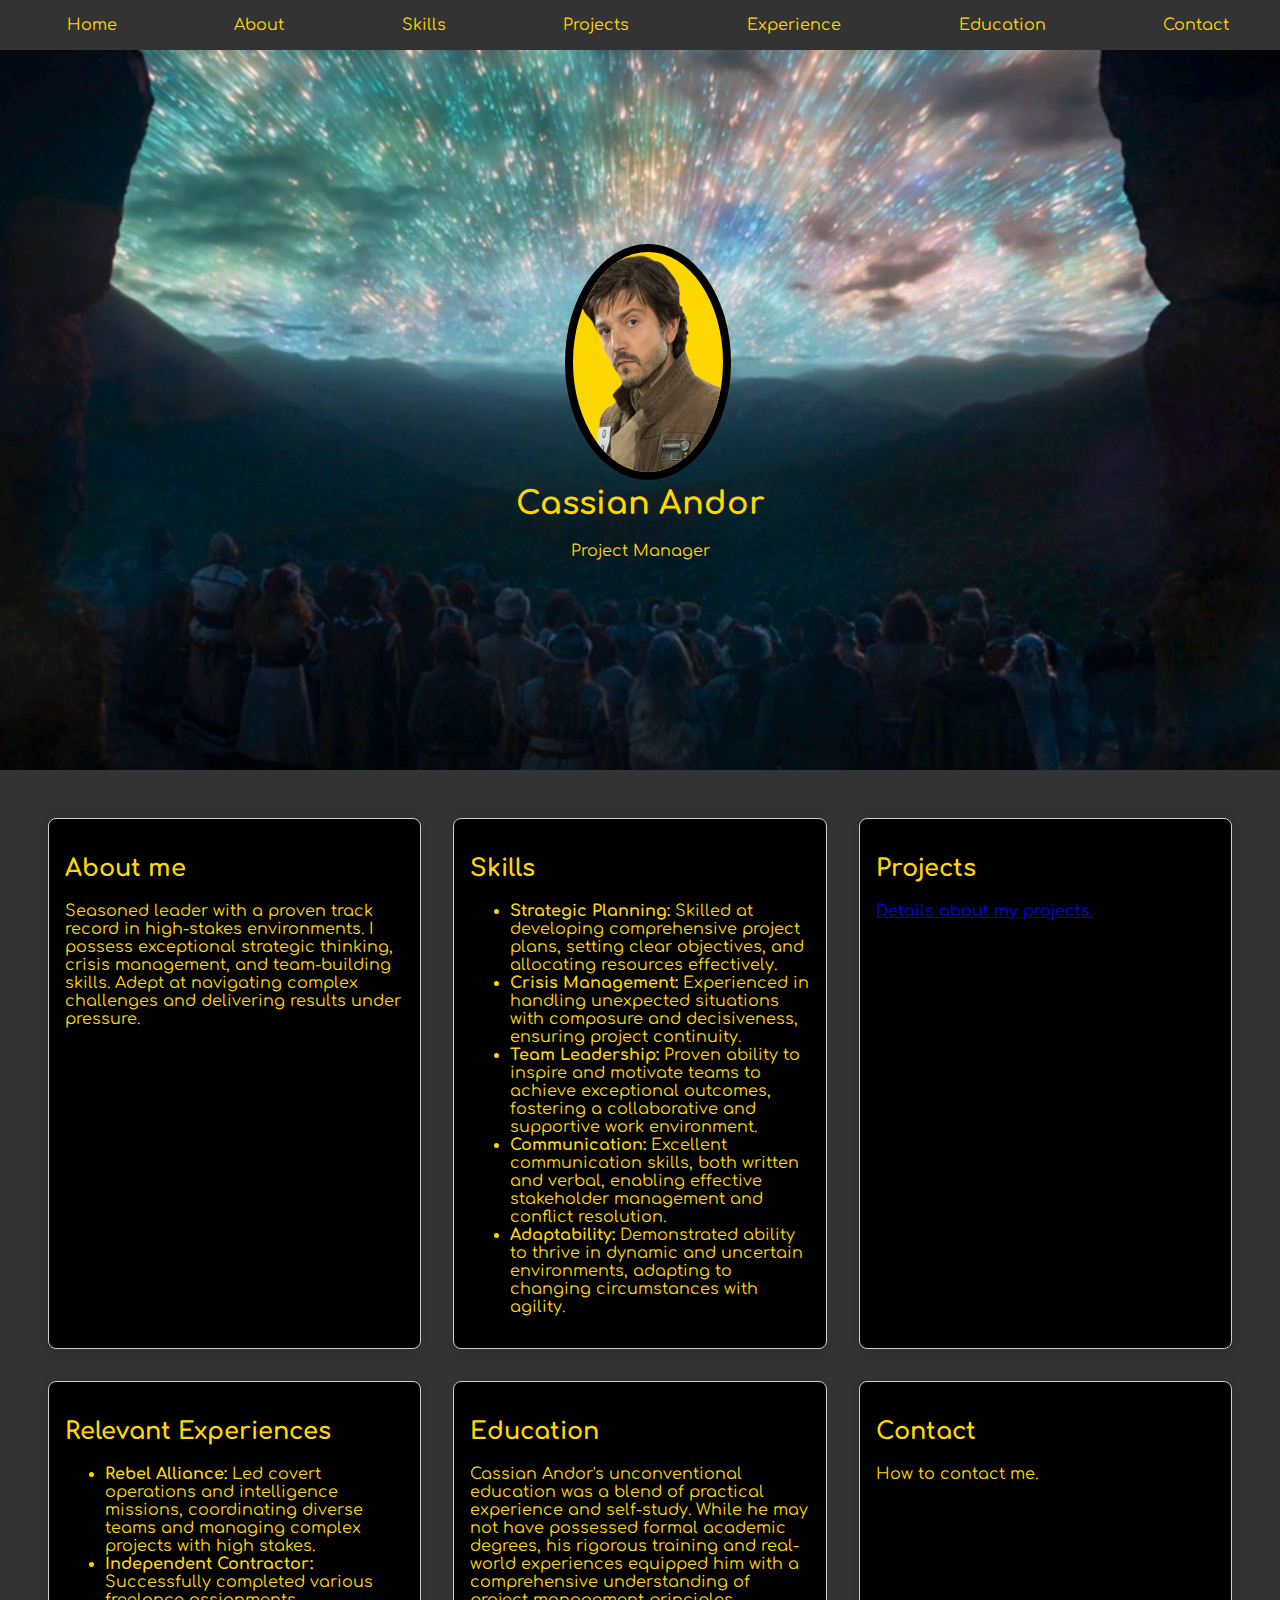
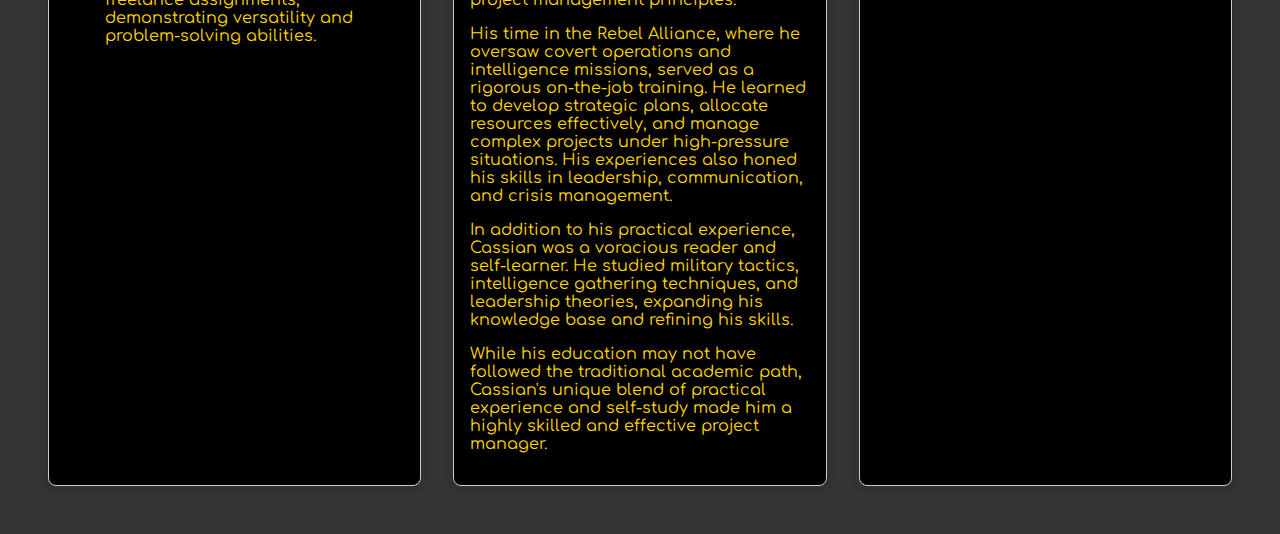
<file: index.html>
<!DOCTYPE html>
<html lang="en">
<head>
    <meta charset="UTF-8">
    <meta name="viewport" content="width=device-width, initial-scale=1.0">
    <title>Cassian Andor Portfolio</title>
    <link rel="stylesheet" href="./port.css">
    <link rel="icon" href="./favicon.ico" type="image/x-icon">

</head>

<header>
    <div class="navbar">
        <a href="./index.html">Home</a>
        <a href="#about">About</a>
        <a href="#skills">Skills</a>
        <a href="#projects">Projects</a>
        <a href="#experience">Experience</a>
        <a href="#education">Education</a>
        <a href="#contact">Contact</a>
    </div>

</header>

<body>
    <div class="hero-image">
        <div class="profile-image">
            <img src="./media/Cassian.webp" alt="profile">
        </div>
    
        <div class="hero-text">
            <h1>Cassian Andor</h1>
            <p>Project Manager</p>
        </div>
    </div>
    
   
    <div class="container">
        <div class="content">

            <div id="about">
                <h2>About me</h2>
                <p>Seasoned leader with a proven track record in high-stakes environments. I possess exceptional strategic thinking, crisis management, and team-building skills. Adept at navigating complex challenges and delivering results under pressure.</p>
            </div>
            <div id="skills">
                <h2>Skills</h2>
                <p>
                    <ul>
                        <li><b>Strategic Planning:</b> Skilled at developing comprehensive project plans, setting clear objectives, and allocating resources effectively.
                            </li>
                        <li><b>Crisis Management:</b> Experienced in handling unexpected situations with composure and decisiveness, ensuring project continuity.
                        </li>
                        <li><b>Team Leadership:</b> Proven ability to inspire and motivate teams to achieve exceptional outcomes, fostering a collaborative and supportive work environment.
                        </li>
                        <li><b>Communication:</b> Excellent communication skills, both written and verbal, enabling effective stakeholder management and conflict resolution.
                        </li>
                        <li><b>Adaptability: </b>Demonstrated ability to thrive in dynamic and uncertain environments, adapting to changing circumstances with agility.</li>
                    </ul>
                </p>
            </div>
            <div id="projects">
                <h2>Projects</h2>
                <p><a href="./projects.html">Details about my projects.</a></p>
            </div>
            <div id="experience">
                <h2>Relevant Experiences</h2>
                <p><ul>
                    <li><b>Rebel Alliance:</b> Led covert operations and intelligence missions, coordinating diverse teams and managing complex projects with high stakes.</li>
                    <li><b>Independent Contractor:</b> Successfully completed various freelance assignments, demonstrating versatility and problem-solving abilities.</li>
                </ul>
                </p>
            </div>
            <div id="education">
                <h2>Education</h2>
                <p>Cassian Andor's unconventional education was a blend of practical experience and self-study. While he may not have possessed formal academic degrees, his rigorous training and real-world experiences equipped him with a comprehensive understanding of project management principles.</p>
                <p>His time in the Rebel Alliance, where he oversaw covert operations and intelligence missions, served as a rigorous on-the-job training. He learned to develop strategic plans, allocate resources effectively, and manage complex projects under high-pressure situations. His experiences also honed his skills in leadership, communication, and crisis management.</p>
                <p>In addition to his practical experience, Cassian was a voracious reader and self-learner. He studied military tactics, intelligence gathering techniques, and leadership theories, expanding his knowledge base and refining his skills.</p>
                <p>While his education may not have followed the traditional academic path, Cassian's unique blend of practical experience and self-study made him a highly skilled and effective project manager.</p>
            </div>
            <div id="contact">
                <h2>Contact</h2>
                <p>How to contact me.</p>
            </div>
        </div>
    </div>
</body>
</html>
</file>
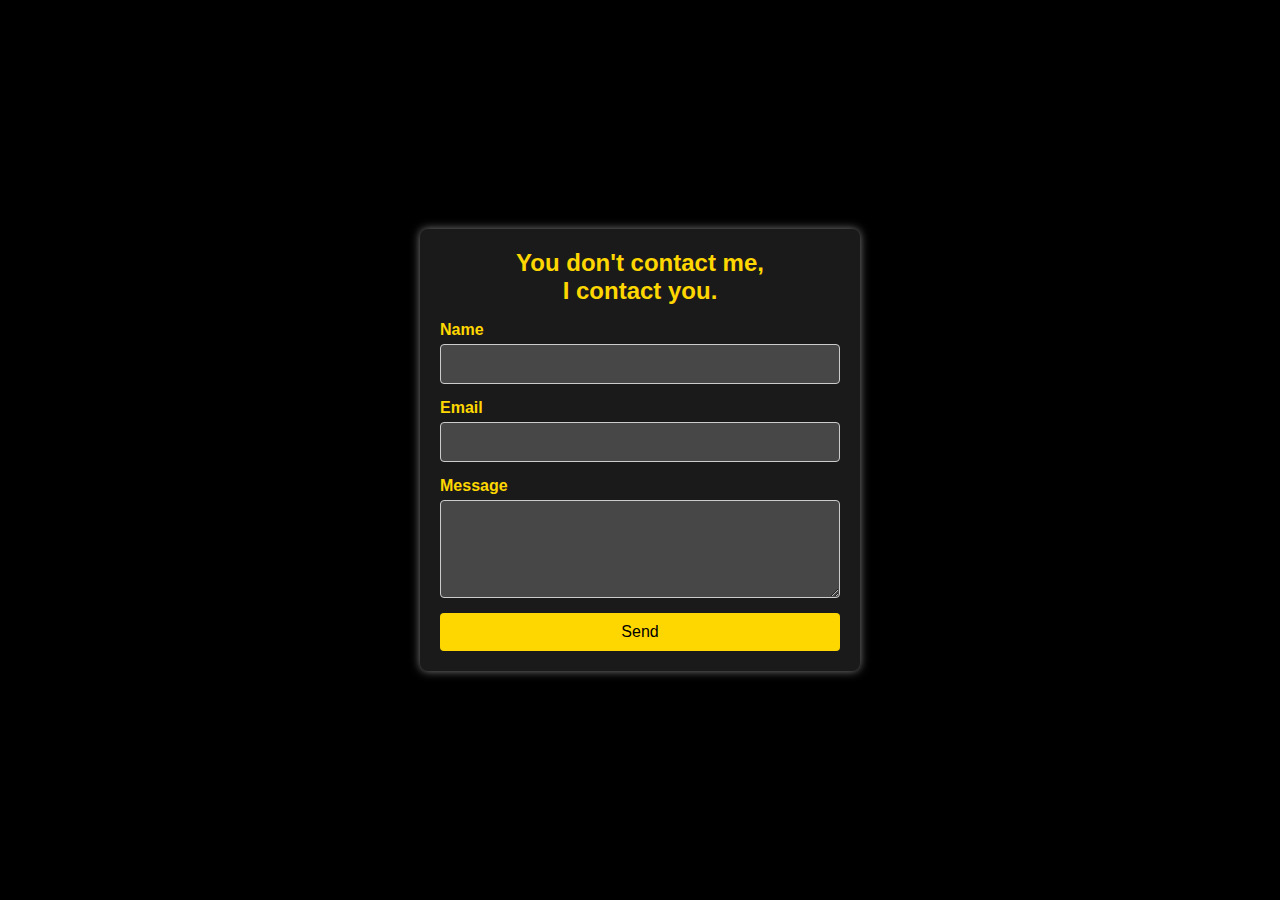
<file: contact.html>
<!DOCTYPE html>
<html lang="en">
<head>
    <meta charset="UTF-8">
    <meta name="viewport" content="width=device-width, initial-scale=1.0">
    <title>Contact Page</title>
    <link rel="icon" href="./favicon.ico" type="image/x-icon">
    <style>
        body {
            font-family: 'Star Jedi', Arial, sans-serif;
            margin: 0;
            padding: 0;
            display: flex;
            justify-content: center;
            align-items: center;
            height: 100vh;
            background-color: #000;
            color: gold;
        }
        @font-face {
            font-family: 'Star Jedi';
            src: url('https://fonts.cdnfonts.com/s/12188/Starjedi.ttf') format('truetype');
        }
        .contact-container {
            background: rgba(255, 255, 255, 0.1);
            padding: 20px;
            border-radius: 8px;
            box-shadow: 0 0 10px rgba(255, 255, 255, 0.5);
            max-width: 400px;
            width: 100%;
        }
        .contact-container h1 {
            margin-top: 0;
            font-size: 24px;
            text-align: center;
        }
        .contact-container form {
            display: flex;
            flex-direction: column;
        }
        .contact-container label {
            margin-bottom: 5px;
            font-weight: bold;
        }
        .contact-container input,
        .contact-container textarea {
            margin-bottom: 15px;
            padding: 10px;
            border: 1px solid #ccc;
            border-radius: 4px;
            font-size: 16px;
            background-color: rgba(255, 255, 255, 0.2);
            color: #fff;
        }
        .contact-container button {
            padding: 10px;
            border: none;
            border-radius: 4px;
            background-color: gold;
            color: #000;
            font-size: 16px;
            cursor: pointer;
        }
        .contact-container button:hover {
            background-color: black;
            color: gold;
        }
    </style>
</head>
<body>
    <div class="contact-container">
        <h1>You don't contact me, <br>
            I contact you.</h1>
        <form>
            <label for="name">Name</label>
            <input type="text" id="name" name="name" required>
            
            <label for="email">Email</label>
            <input type="email" id="email" name="email" required>
            
            <label for="message">Message</label>
            <textarea id="message" name="message" rows="4" required></textarea>
            
            <button type="submit">Send</button>
        </form>
    </div>
</body>
</html>
<html lang="en">
</file>
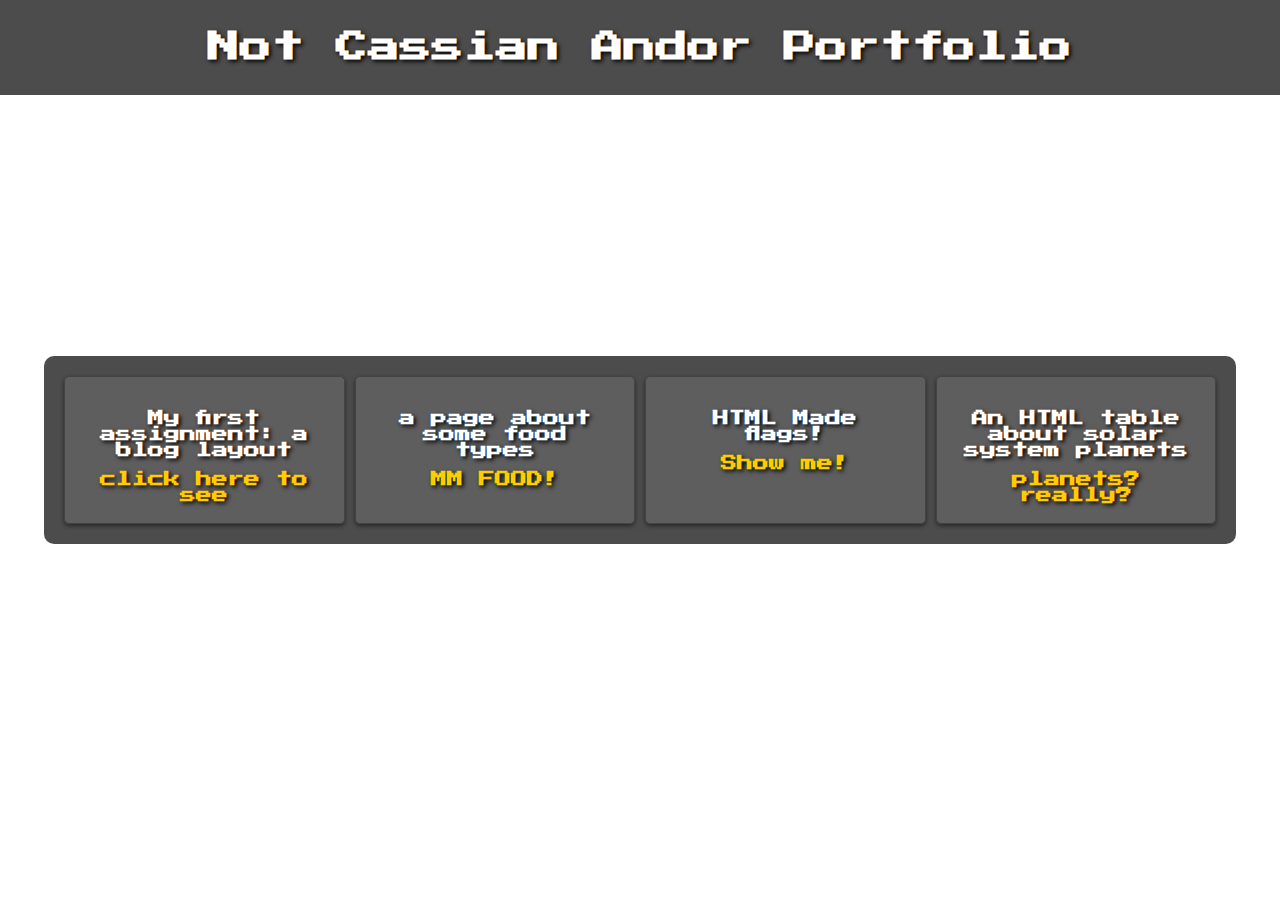
<file: projects.html>
<!DOCTYPE html>
<html lang="en">
<head>
    <meta charset="UTF-8">
    <meta name="viewport" content="width=device-width, initial-scale=1.0">
    <title>Paul Sergent Portfolio</title>
    <link rel="icon" href="./favicon.ico" type="image/x-icon">
    <style>
        @import url('https://fonts.googleapis.com/css2?family=Press+Start+2P&display=swap');

        body {
            font-family: 'Press Start 2P', cursive;
            margin: 0;
            padding: 0;
            display: flex;
            justify-content: center;
            align-items: center;
            height: 100vh;
            background-image: url('https://starwarsblog.starwars.com/wp-content/uploads/2015/11/star-wars-background.jpg');
            background-size: cover;
            color: #fff;
            text-shadow: 2px 2px 4px #000;
        }
        header {
            position: absolute;
            top: 0;
            width: 100%;
            text-align: center;
            background-color: rgba(0, 0, 0, 0.7);
            padding: 10px 0;
        }
        .grid-container {
            display: grid;
            grid-template-columns: repeat(auto-fit, minmax(150px, 1fr));
            gap: 10px;
            width: 90%;
            max-width: 1200px;
            margin: auto;
            background-color: rgba(0, 0, 0, 0.7);
            padding: 20px;
            border-radius: 10px;
        }
        .grid-item {
            background-color: rgba(255, 255, 255, 0.1);
            padding: 20px;
            text-align: center;
            border: 1px solid #444;
            border-radius: 5px;
            box-shadow: 0 2px 4px rgba(0, 0, 0, 0.5);
        }
        .grid-item a {
            text-decoration: none;
            color: #ffcc00;
            font-weight: bold;
        }
        .grid-item a:hover {
            color: #fff;
        }
        h2{
            font-size: medium;
        }
    </style>
</head>
<header><h1>Not Cassian Andor Portfolio</h1></header>
<body>
    <div class="grid-container">
        <div class="grid-item"><h2>My first assignment: a blog layout</h2><a href="https://paulsergent.github.io/blog/">click here to see</a></div>
        <div class="grid-item"><h2>a page about some food types</h2><a href="https://paulsergent.github.io/septweek1/food">MM FOOD!</a></div>
        <div class="grid-item"><h2>HTML Made flags!</h2><a href="https://paulsergent.github.io/web-excercises/countries/">Show me!</a></div>
        <div class="grid-item"><h2>An HTML table about solar system planets</h2><a href="https://paulsergent.github.io/web-excercises/tables/">planets? really?</a></div>
    </div>
</body>
</html>
</file>
<file: port.css>
@import url('https://fonts.googleapis.com/css2?family=Comfortaa:wght@300..700&display=swap');
body {
    font-family: "Comfortaa", sans-serif;
    margin: 0;
    padding: 0;
}
header{

}
.navbar {
    display: flex;
    justify-content: space-around;
    background-color: #333;
    padding: 0.5rem;
    flex-wrap: wrap;
    position: sticky;
    top: 0;
    width: 100%;
    overflow: hidden;
    z-index: 1000;
}
.navbar a {
    color: gold;
    text-decoration: none;
    padding: 0.5rem 0.5rem;
    text-align: center;
    display: block;
}
.navbar a:hover {
    background-color: gold;
    color: black;
}
.hero-image {
    background-image: url("./media/andorwide.jpg");
    background-position: center;
    background-repeat: no-repeat;
    background-size: cover;
    display: flex;
    text-align: center;
    align-items: center;
    justify-content: center;
    flex-direction: column;
    height: 80vh;
    /* padding: 50px; */
}
.profile-image {
    height: auto;
    width: 150px;
    border-radius: 50%;
}
.profile-image img {
    height: 100%;
    width: 100%;
    border-radius: 50%;
    border: black 8px solid;
    background-color: gold;
}

.container {
    padding: 2rem;
    background-color: #333;
}
.content {
    display: flex;
    flex-wrap: wrap;
    justify-content: center;
}
.content div {
    flex: 1 1 300px;
    margin: 1rem;
    padding: 1rem;
    border: 1px solid #ccc;
    border-radius: 8px;
    box-shadow: 0 0 10px rgba(0, 0, 0, 0.1);
    background-color: black;
    color: gold;
}
.hero-text {
   
    color: gold;

}

/* 

.header-image {
    width: 100%;
    height: auto;
    position: relative;
}

.profile-image {
    width: 33%;
    height: 33%;
    border-radius: 100%;
    background-color: rgb(11, 11, 79);
    border: 0.2rem solid #b69b00b6;
} */

/* @media screen and (max-width: 580px) {
    .hero-image {
        width: 100%;
        height: auto;
        position: relative;
        margin-top: 14vh;
    }
   
    .header-image-container {
        position: relative;
        width: 540px;
        height: 100%; 
        overflow: hidden;
        align-items: center;
    
    }
} */
/* @media screen and (max-width: 500px) {
    .hero-image {
       min-width: 500px;
        height: auto;
        position: relative;
        margin-top: 20vh;
    }
   
    .header-image-container {
        object-fit: cover;
        object-position: 25% 25%; 
        width: 540px;
        height: 100%; 
        overflow: hidden;
        
    
    }
} */
</file>
